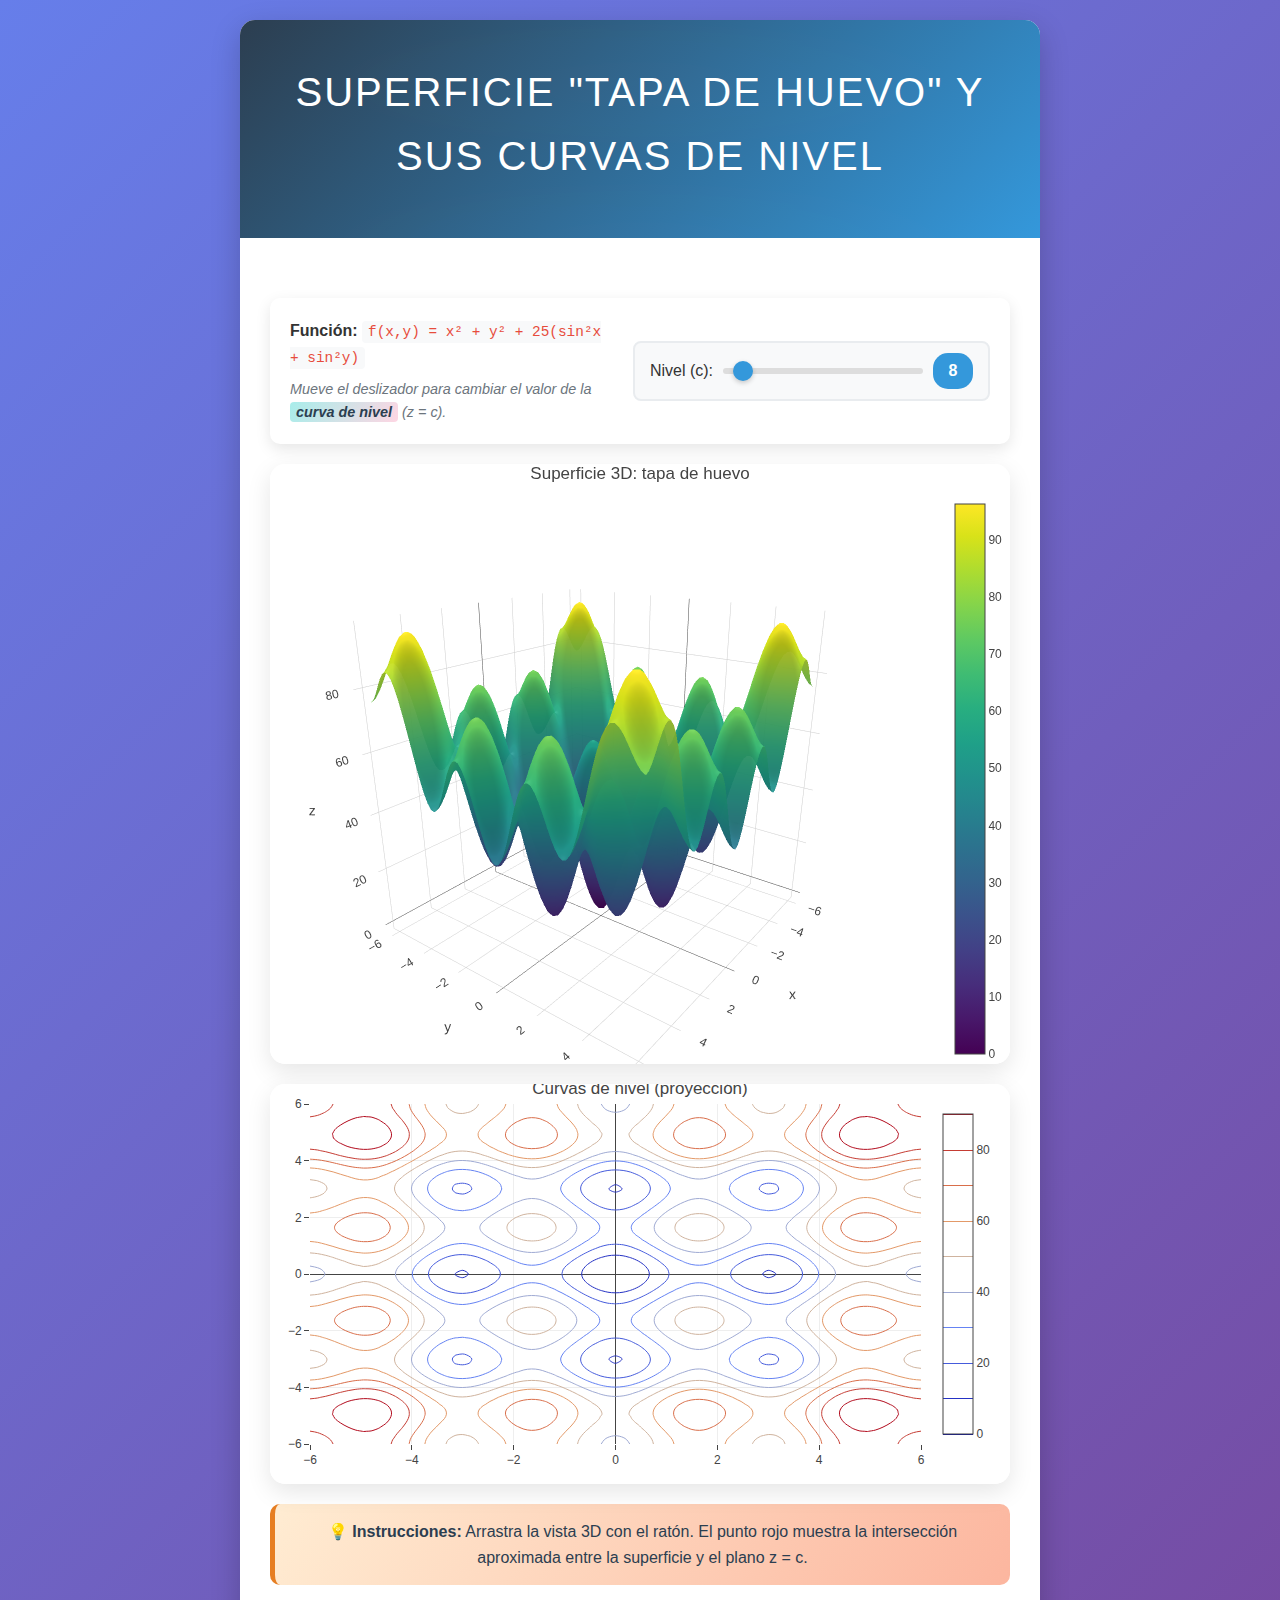
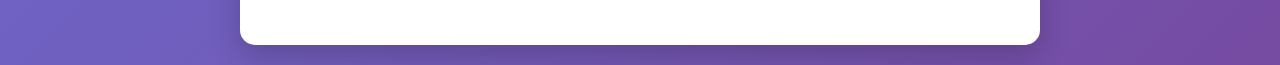
<file: curvas-y-ej.html>
<!DOCTYPE html>
<html lang="es">
<head>
  <meta charset="UTF-8">
  <meta name="viewport" content="width=device-width, initial-scale=1.0">
  <title>Tapa de huevo — superficie 3D y curvas de nivel</title>
  <link rel="stylesheet" href="styles.css">
  <link rel="icon" type="image/png" href="Line-Graph_41751.ico">
  <script src="https://cdn.plot.ly/plotly-latest.min.js"></script>
  
  <style>
    /* Estilos adicionales específicos para esta visualización */
    .controls-container {
      background: #fff;
      padding: 20px;
      margin: 20px 0;
      border-radius: 10px;
      box-shadow: 0 5px 15px rgba(0,0,0,0.1);
      display: flex;
      gap: 20px;
      align-items: center;
      flex-wrap: wrap;
    }
    
    .function-info {
      flex: 1;
      min-width: 300px;
    }
    
    .slider-control {
      display: flex;
      gap: 10px;
      align-items: center;
      background: #f8f9fa;
      padding: 10px 15px;
      border-radius: 8px;
      border: 2px solid #e9ecef;
    }
    
    .plots-container {
      display: flex;
      flex-direction: column;
      gap: 20px;
      margin: 20px 0;
    }
    
    .plot {
      width: 100%;
      background: white;
      border-radius: 15px;
      box-shadow: 0 8px 25px rgba(0,0,0,0.1);
      overflow: hidden;
      transition: transform 0.3s ease;
    }
    
    .plot:hover {
      transform: translateY(-5px);
    }
    
    #plot3d {
      height: 600px;
    }
    
    #contour2d {
      height: 400px;
    }
    
    input[type=range] {
      width: 200px;
      height: 6px;
      border-radius: 3px;
      background: #ddd;
      outline: none;
      -webkit-appearance: none;
    }
    
    input[type=range]::-webkit-slider-thumb {
      -webkit-appearance: none;
      appearance: none;
      width: 20px;
      height: 20px;
      border-radius: 50%;
      background: #3498db;
      cursor: pointer;
      box-shadow: 0 2px 5px rgba(0,0,0,0.2);
    }
    
    input[type=range]::-moz-range-thumb {
      width: 20px;
      height: 20px;
      border-radius: 50%;
      background: #3498db;
      cursor: pointer;
      border: none;
      box-shadow: 0 2px 5px rgba(0,0,0,0.2);
    }
    
    output {
      background: #3498db;
      color: white;
      padding: 5px 10px;
      border-radius: 15px;
      font-weight: bold;
      min-width: 40px;
      text-align: center;
    }
    
    code {
      background: #f8f9fa;
      color: #e74c3c;
      padding: 3px 6px;
      border-radius: 4px;
      font-family: 'Courier New', monospace;
      font-size: 0.9em;
    }
    
    .description {
      color: #6c757d;
      font-size: 0.9em;
      margin-top: 8px;
      font-style: italic;
    }
    
    .instructions {
      background: linear-gradient(120deg, #ffecd2 0%, #fcb69f 100%);
      padding: 15px;
      margin: 20px 0;
      border-radius: 10px;
      border-left: 5px solid #e67e22;
      text-align: center;
      color: #2c3e50;
    }
    
    @media (max-width: 768px) {
      .controls-container {
        flex-direction: column;
        align-items: stretch;
      }
      
      .function-info {
        min-width: auto;
      }
      
      .slider-control {
        justify-content: center;
      }
    }
  </style>
</head>
<body>
  <div class="container">
    <div class="header">
      <h1>Superficie "tapa de huevo" y sus curvas de nivel</h1>
    </div>
    <div class="content">
      <div class="controls-container">
        <div class="function-info">
          <label><strong>Función:</strong> <code>f(x,y) = x² + y² + 25(sin²x + sin²y)</code></label>
          <div class="description">
            Mueve el deslizador para cambiar el valor de la <span class="highlight">curva de nivel</span> (z = c).
          </div>
        </div>
        <div class="slider-control">
          <label for="levelRange">Nivel (c):</label>
          <input id="levelRange" type="range" min="0" max="150" step="0.5" value="8">
          <output id="levelVal">8</output>
        </div>
      </div>

      <div class="plots-container">
        <div id="plot3d" class="plot"></div>
        <div id="contour2d" class="plot"></div>
      </div>

      <div class="instructions">
        <strong>💡 Instrucciones:</strong> Arrastra la vista 3D con el ratón. El punto rojo muestra la intersección aproximada entre la superficie y el plano z = c.
      </div>
    </div>
  </div>

  <script>
    // Genera la malla y calcula f(x,y)
    function eggCrate(x,y){
      return x*x + y*y + 25*(Math.sin(x)*Math.sin(x) + Math.sin(y)*Math.sin(y));
    }

    // Crear malla
    const xmin=-6, xmax=6, ymin=-6, ymax=6, step=0.15;
    const xs = [];
    for(let x=xmin; x<=xmax+1e-9; x+=step) xs.push(x);
    const ys = [];
    for(let y=ymin; y<=ymax+1e-9; y+=step) ys.push(y);

    const Z = [];
    for(let i=0;i<ys.length;i++){
      const row=[];
      for(let j=0;j<xs.length;j++){
        row.push(eggCrate(xs[j], ys[i]));
      }
      Z.push(row);
    }

    // Datos para la superficie
    const surface = {
      x: xs,
      y: ys,
      z: Z,
      type: 'surface',
      colorscale: 'Viridis',
      contours: { z: { show: false } },
      opacity: 0.95,
      showscale: true
    };

    // Plano z = c (se actualizará)
    const plane = {
      x: [xmin, xmax, xmax, xmin],
      y: [ymin, ymin, ymax, ymax],
      z: [[0,0,0,0]], // placeholder
      type: 'surface',
      opacity: 0.25,
      colorscale: [[0,'#ff7f0e'],[1,'#ff7f0e']],
      showscale: false,
      hoverinfo:'skip'
    };

    // Puntos de intersección aproximados (scatter3d)
    const inter = {
      x: [], y: [], z: [], mode:'markers', type:'scatter3d', marker:{size:3, color:'red'}, name:'Intersección'
    };

    // Contorno 2D
    const contour2d = {
      x: xs,
      y: ys,
      z: Z,
      type: 'contour',
      contours: { coloring: 'lines' },
      line: { width: 1 }
    };

    // Layout 3D
    const layout3d = {
      margin: {l:0,r:0,b:0,t:30},
      scene: {
        xaxis: {title:'x'}, yaxis:{title:'y'}, zaxis:{title:'z'},
        camera: {eye: {x:1.6, y:1.2, z:0.8}}
      },
      title: 'Superficie 3D: tapa de huevo'
    };

    Plotly.newPlot('plot3d', [surface, plane, inter], layout3d, {responsive:true});
    Plotly.newPlot('contour2d', [contour2d], {margin:{l:40,r:20,t:20,b:40}, title:'Curvas de nivel (proyección)'} , {responsive:true});

    // Función para actualizar plano y puntos de intersección
    function updateLevel(c){
      // actualizar plano z-values (cuadrilátero)
      const planeZ = [[c,c,c,c]];
      const planeUpdate = { z: [planeZ] };

      // calcular puntos aproximados donde |z-c|<eps
      const eps = 0.06; // tolerancia para la "curva" discreta
      const px = [], py = [], pz = [];
      for(let i=0;i<ys.length;i++){
        for(let j=0;j<xs.length;j++){
          const z = Z[i][j];
          if(Math.abs(z - c) <= eps){
            px.push(xs[j]); py.push(ys[i]); pz.push(z);
          }
        }
      }

      // update traces: trace index 1 = plane, index 2 = inter
      Plotly.restyle('plot3d', {z:[planeZ]}, [1]);
      Plotly.restyle('plot3d', {x:[px], y:[py], z:[pz]}, [2]);

      // actualizar el contour 2D para marcar la línea de nivel con colores
      // Plotly cannot easily draw an exact level-line overlay; en su lugar dibujamos un scatter 2D (contorno proyectado)
      const contourXY = {
        x: px,
        y: py,
        mode: 'markers',
        type: 'scatter',
        marker:{size:3,color:'red'},
        name: 'niveles'
      };
      Plotly.react('contour2d', [contour2d, contourXY], {margin:{l:40,r:20,t:20,b:40}, title:'Curvas de nivel (proyección)'} );
    }

    // Inicial
    const slider = document.getElementById('levelRange');
    const levelVal = document.getElementById('levelVal');
    function sync(){
      const c = parseFloat(slider.value);
      levelVal.value = c;
      updateLevel(c);
    }
    slider.addEventListener('input', sync);

    // poner valor inicial cercano a la zona baja
    sync();

    // Resize friendly
    window.addEventListener('resize', ()=>{
      Plotly.Plots.resize(document.getElementById('plot3d'));
      Plotly.Plots.resize(document.getElementById('contour2d'));
    });
  </script>
</body>
</html>
</file>
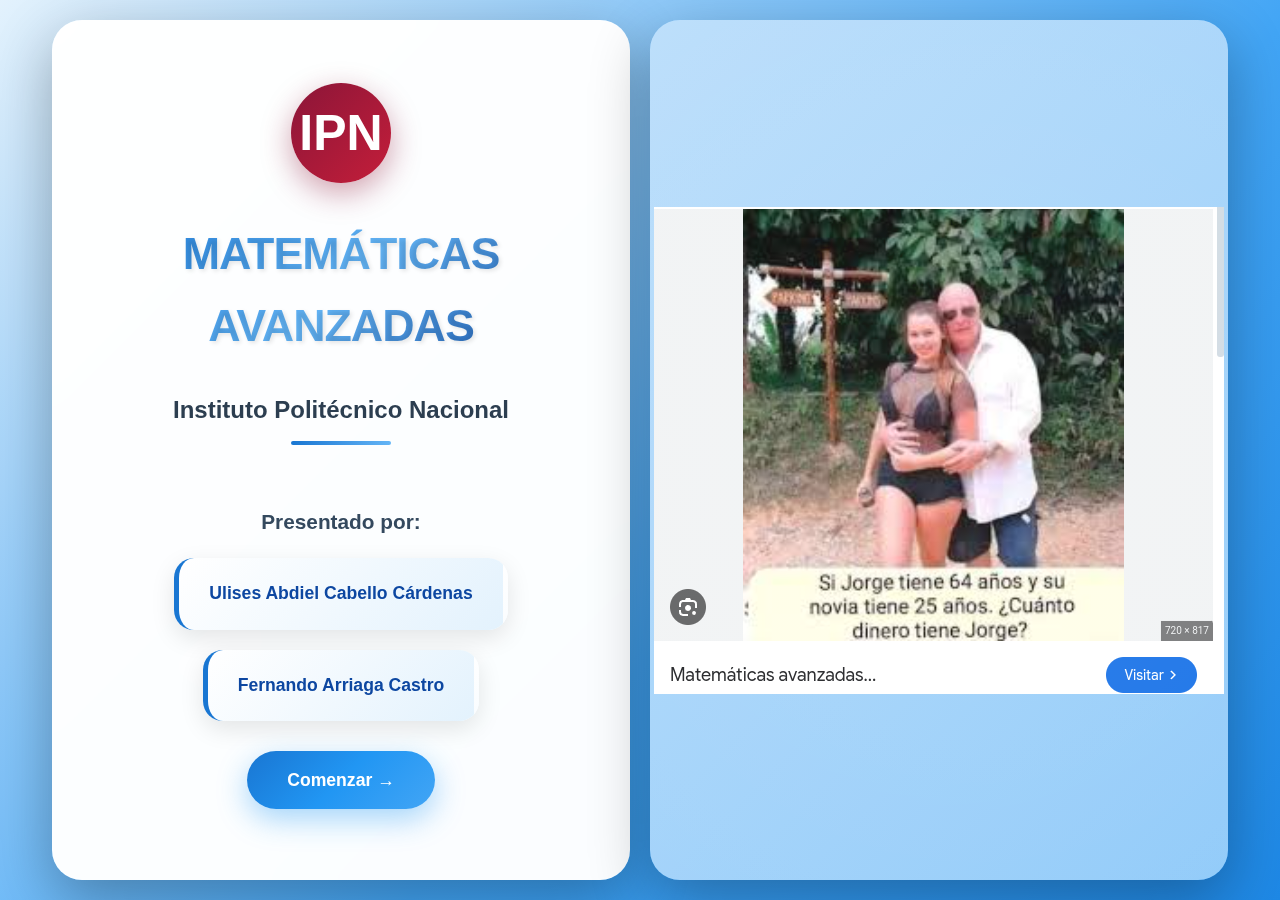
<file: portada.html>
<!DOCTYPE html>
<html lang="es">
<head>
    <meta charset="UTF-8">
    <meta name="viewport" content="width=device-width, initial-scale=1.0">
    <title>Portada - Matemáticas Avanzadas</title>
    <link rel="icon" type="image/png" href="Line-Graph_41751.ico">
    <link rel="stylesheet" href="styles.css">
    <link rel="stylesheet" href="https://cdnjs.cloudflare.com/ajax/libs/animate.css/4.1.1/animate.min.css"/>
    
    <style>
        body {
            margin: 0;
            padding: 0;
            min-height: 100vh;
            display: flex;
            justify-content: center;
            align-items: center;
            background: linear-gradient(135deg, #e3f2fd 0%, #90caf9 30%, #42a5f5 60%, #1e88e5 100%);
            position: relative;
            overflow: hidden;
        }
        
        /* Animación de fondo con formas geométricas */
        .background-shapes {
            position: absolute;
            width: 100%;
            height: 100%;
            overflow: hidden;
            z-index: 0;
        }
        
        .shape {
            position: absolute;
            opacity: 0.1;
            animation: float 20s infinite;
        }
        
        .shape:nth-child(1) {
            width: 80px;
            height: 80px;
            background: white;
            border-radius: 50%;
            top: 10%;
            left: 10%;
            animation-delay: 0s;
        }
        
        .shape:nth-child(2) {
            width: 120px;
            height: 120px;
            background: white;
            top: 70%;
            right: 10%;
            animation-delay: 2s;
            clip-path: polygon(50% 0%, 100% 100%, 0% 100%);
        }
        
        .shape:nth-child(3) {
            width: 100px;
            height: 100px;
            background: white;
            bottom: 20%;
            left: 15%;
            animation-delay: 4s;
            transform: rotate(45deg);
        }
        
        .shape:nth-child(4) {
            width: 60px;
            height: 60px;
            background: white;
            border-radius: 50%;
            top: 30%;
            right: 20%;
            animation-delay: 1s;
        }
        
        .shape:nth-child(5) {
            width: 90px;
            height: 90px;
            background: white;
            top: 50%;
            left: 5%;
            animation-delay: 3s;
            clip-path: polygon(50% 0%, 100% 50%, 50% 100%, 0% 50%);
        }
        
        @keyframes float {
            0%, 100% {
                transform: translateY(0) rotate(0deg);
            }
            50% {
                transform: translateY(-30px) rotate(180deg);
            }
        }
        
        /* Contenedor principal con grid */
        .portada-container {
            position: relative;
            z-index: 1;
            background: transparent;
            max-width: 100%;
            width: 95%;
            height: 100vh;
            animation: slideIn 1s ease-out;
            display: grid;
            grid-template-columns: 1fr 1fr;
            gap: 20px;
            padding: 20px;
            box-sizing: border-box;
        }
        
        /* Columna izquierda - Información */
        .info-section {
            background: rgba(255, 255, 255, 0.98);
            border-radius: 30px;
            box-shadow: 0 20px 60px rgba(0, 0, 0, 0.3);
            backdrop-filter: blur(10px);
            padding: 40px;
            display: flex;
            flex-direction: column;
            justify-content: center;
            align-items: center;
            text-align: center;
            overflow-y: auto;
        }
        
        /* Columna derecha - Imagen */
        .image-section {
            background: linear-gradient(135deg, #bbdefb 0%, #90caf9 100%);
            border-radius: 30px;
            box-shadow: 0 20px 60px rgba(0, 0, 0, 0.3);
            backdrop-filter: blur(10px);
            display: flex;
            flex-direction: column;
            align-items: center;
            justify-content: center;
            padding: 40px;
            position: relative;
            overflow: hidden;
        }
        
        .image-section::before {
            content: '';
            position: absolute;
            top: -50%;
            right: -50%;
            width: 200%;
            height: 200%;
            background: radial-gradient(circle, rgba(255,255,255,0.1) 0%, transparent 70%);
            animation: rotate 30s linear infinite;
        }
        
        @keyframes rotate {
            from {
                transform: rotate(0deg);
            }
            to {
                transform: rotate(360deg);
            }
        }
        
        .meme-image {
            max-width: 90%;
            max-height: 90%;
            width: auto;
            height: auto;
            object-fit: contain;
            border-radius: 20px;
            box-shadow: 0 15px 50px rgba(0, 0, 0, 0.3);
            transition: transform 0.5s ease;
            position: relative;
            z-index: 1;
            animation: float-image 4s ease-in-out infinite;
        }
        
        .image-section p {
            color: #0d47a1;
            font-size: 1.5em;
            font-weight: 700;
            margin-top: 20px;
            text-shadow: 2px 2px 4px rgba(255, 255, 255, 0.5);
            position: relative;
            z-index: 1;
        }
        
        @keyframes float-image {
            0%, 100% {
                transform: translateY(0) scale(1);
            }
            50% {
                transform: translateY(-20px) scale(1.02);
            }
        }
        
        .meme-image:hover {
            transform: scale(1.05) rotate(2deg);
        }
        
        @keyframes slideIn {
            from {
                opacity: 0;
                transform: translateY(50px) scale(0.9);
            }
            to {
                opacity: 1;
                transform: translateY(0) scale(1);
            }
        }
        
        /* Logo del IPN */
        .logo-container {
            margin-bottom: 20px;
            animation: pulse 2s infinite;
        }
        
        @keyframes pulse {
            0%, 100% {
                transform: scale(1);
            }
            50% {
                transform: scale(1.05);
            }
        }
        
        .logo {
            width: 100px;
            height: 100px;
            margin: 0 auto;
            background: linear-gradient(135deg, #8B1538, #C41E3A);
            border-radius: 50%;
            display: flex;
            align-items: center;
            justify-content: center;
            font-size: 50px;
            color: white;
            font-weight: bold;
            box-shadow: 0 10px 30px rgba(139, 21, 56, 0.4);
        }
        
        /* Título principal */
        h1 {
            font-size: 2.8em;
            background: linear-gradient(135deg, #1976d2, #64b5f6, #0d47a1);
            -webkit-background-clip: text;
            -webkit-text-fill-color: transparent;
            background-clip: text;
            margin: 15px 0;
            font-weight: 800;
            letter-spacing: -1px;
            text-shadow: 2px 2px 4px rgba(0,0,0,0.1);
        }
        
        /* Subtítulo */
        h2 {
            font-size: 1.5em;
            color: #2c3e50;
            margin: 15px 0 30px 0;
            font-weight: 600;
            position: relative;
            padding-bottom: 15px;
        }
        
        h2::after {
            content: '';
            position: absolute;
            bottom: 0;
            left: 50%;
            transform: translateX(-50%);
            width: 100px;
            height: 4px;
            background: linear-gradient(90deg, #1976d2, #64b5f6);
            border-radius: 2px;
        }
        
        /* Sección de equipo */
        .team-section {
            margin-top: 30px;
        }
        
        .team-title {
            font-size: 1.3em;
            color: #34495e;
            margin-bottom: 20px;
            font-weight: 700;
        }
        
        .team-members {
            display: flex;
            justify-content: center;
            gap: 20px;
            flex-wrap: wrap;
            list-style: none;
            padding: 0;
            margin: 0;
        }
        
        .member {
            background: linear-gradient(135deg, #ffffff 0%, #e3f2fd 100%);
            padding: 20px 30px;
            border-radius: 20px;
            box-shadow: 0 8px 25px rgba(0, 0, 0, 0.1);
            transition: all 0.4s cubic-bezier(0.175, 0.885, 0.32, 1.275);
            border-left: 5px solid #1976d2;
            border-right: 5px solid transparent;
            position: relative;
            overflow: hidden;
            cursor: pointer;
            transform-style: preserve-3d;
            perspective: 1000px;
        }
        
        .member::before {
            content: '';
            position: absolute;
            top: 0;
            left: 0;
            width: 100%;
            height: 100%;
            background: linear-gradient(135deg, #2196f3, #64b5f6);
            opacity: 0;
            transition: opacity 0.4s ease;
            z-index: -1;
        }
        
        .member::after {
            content: '';
            position: absolute;
            top: 50%;
            left: 50%;
            width: 0;
            height: 0;
            background: radial-gradient(circle, rgba(255,255,255,0.8) 0%, transparent 70%);
            transform: translate(-50%, -50%);
            transition: width 0.6s ease, height 0.6s ease;
            border-radius: 50%;
        }
        
        .member:hover {
            transform: translateY(-15px) rotateY(5deg) scale(1.08);
            box-shadow: 0 20px 50px rgba(33, 150, 243, 0.4);
            border-right: 5px solid #64b5f6;
        }
        
        .member:hover::before {
            opacity: 0.15;
        }
        
        .member:hover::after {
            width: 300px;
            height: 300px;
        }
        
        .member-name {
            font-size: 1.1em;
            color: #0d47a1;
            font-weight: 600;
            margin: 0;
            position: relative;
            z-index: 1;
            transition: all 0.3s ease;
        }
        
        .member:hover .member-name {
            color: #1976d2;
            transform: scale(1.05);
        }
        
        /* Botón de navegación */
        .nav-button {
            margin-top: 30px;
        }
        
        .btn-inicio {
            display: inline-block;
            padding: 15px 40px;
            background: linear-gradient(135deg, #1976d2, #2196f3, #42a5f5);
            color: white;
            text-decoration: none;
            border-radius: 50px;
            font-size: 1.1em;
            font-weight: 600;
            box-shadow: 0 10px 30px rgba(33, 150, 243, 0.4);
            transition: all 0.3s ease;
            position: relative;
            overflow: hidden;
        }
        
        .btn-inicio::before {
            content: '';
            position: absolute;
            top: 50%;
            left: 50%;
            width: 0;
            height: 0;
            border-radius: 50%;
            background: rgba(255, 255, 255, 0.3);
            transform: translate(-50%, -50%);
            transition: width 0.6s, height 0.6s;
        }
        
        .btn-inicio:hover::before {
            width: 300px;
            height: 300px;
        }
        
        .btn-inicio:hover {
            transform: translateY(-3px);
            box-shadow: 0 15px 40px rgba(33, 150, 243, 0.6);
            color: white;
            text-decoration: none;
        }
        
        .btn-inicio span {
            position: relative;
            z-index: 1;
        }
        
        /* Footer decorativo */
        .footer-wave {
            position: absolute;
            bottom: 0;
            left: 0;
            width: 100%;
            opacity: 0.3;
        }
        
        /* Responsive */
        @media (max-width: 968px) {
            .portada-container {
                grid-template-columns: 1fr;
                gap: 20px;
                min-height: auto;
            }
            
            .info-section {
                padding: 40px 30px;
            }
            
            .image-section {
                min-height: 400px;
            }
            
            h1 {
                font-size: 2.5em;
            }
            
            h2 {
                font-size: 1.4em;
            }
            
            .team-members {
                flex-direction: column;
                gap: 20px;
            }
            
            .logo {
                width: 100px;
                height: 100px;
                font-size: 50px;
            }
            
            .meme-image {
                object-fit: contain;
            }
        }
    </style>
</head>
<body>
    <!-- Formas geométricas animadas de fondo -->
    <div class="background-shapes">
        <div class="shape"></div>
        <div class="shape"></div>
        <div class="shape"></div>
        <div class="shape"></div>
        <div class="shape"></div>
    </div>
    
    <!-- Contenedor principal de la portada -->
    <div class="portada-container">
        <!-- Sección izquierda - Información -->
        <div class="info-section">
            <!-- Logo IPN -->
            <div class="logo-container">
                <div class="logo">IPN</div>
            </div>
            
            <!-- Título principal -->
            <h1>Matemáticas Avanzadas</h1>
            
            <!-- Subtítulo con institución -->
            <h2>Instituto Politécnico Nacional</h2>
            
            <!-- Sección del equipo -->
            <div class="team-section">
                <div class="team-title">Presentado por:</div>
                <ul class="team-members">
                    <li class="member animate__animated animate__fadeInUp" style="animation-delay: 0.2s;">
                        <p class="member-name">Ulises Abdiel Cabello Cárdenas</p>
                    </li>
                    <li class="member animate__animated animate__fadeInUp" style="animation-delay: 0.4s;">
                        <p class="member-name">Fernando Arriaga Castro</p>
                    </li>
                </ul>
            </div>
            
            <!-- Botón de navegación -->
            <div class="nav-button">
                <a href="index.html" class="btn-inicio animate__animated animate__fadeInUp" style="animation-delay: 0.6s;">
                    <span>Comenzar →</span>
                </a>
            </div>
        </div>
        
        <!-- Sección derecha - Imagen del meme -->
        <div class="image-section animate__animated animate__fadeInRight" style="animation-delay: 0.3s;">
            <img src="memin.png" alt="Matemáticas Avanzadas" clacless="meme-image">
        </div>
    </div>

    <script>
        // Agregar efectos de anime.css adicionales al hacer hover
        document.querySelectorAll('.member').forEach((card, index) => {
            card.addEventListener('mouseenter', function() {
                this.classList.add('animate__animated', 'animate__pulse');
            });
            
            card.addEventListener('mouseleave', function() {
                this.classList.remove('animate__pulse');
            });
            
            // Efecto de flip al hacer click
            card.addEventListener('click', function() {
                this.classList.add('animate__animated', 'animate__flipInY');
                setTimeout(() => {
                    this.classList.remove('animate__flipInY');
                }, 1000);
            });
        });
        
        // Efecto en el botón de inicio
        const btnInicio = document.querySelector('.btn-inicio');
        btnInicio.addEventListener('mouseenter', function() {
            this.classList.add('animate__animated', 'animate__heartBeat');
        });
        
        btnInicio.addEventListener('mouseleave', function() {
            this.classList.remove('animate__heartBeat');
        });
    </script>
</body>
</html>
</file>
<file: styles.css>
/* Reset básico */
* {
    margin: 0;
    padding: 0;
    box-sizing: border-box;
}

body {
    font-family: 'Arial', sans-serif;
    line-height: 1.6;
    color: #333;
    background: linear-gradient(135deg, #667eea 0%, #764ba2 100%);
    min-height: 100vh;
    padding: 20px;
}

/* Contenedor principal */
.container {
    max-width: 800px;
    margin: 0 auto;
    background: white;
    border-radius: 15px;
    box-shadow: 0 10px 30px rgba(0, 0, 0, 0.2);
    overflow: hidden;
    animation: slideUp 0.8s ease-out;
}

@keyframes slideUp {
    from {
        opacity: 0;
        transform: translateY(50px);
    }
    to {
        opacity: 1;
        transform: translateY(0);
    }
}

/* Header */
.header {
    background: linear-gradient(135deg, #2c3e50 0%, #3498db 100%);
    color: white;
    padding: 40px 30px;
    text-align: center;
    position: relative;
}

.header::before {
    content: '';
    position: absolute;
    top: 0;
    left: 0;
    right: 0;
    bottom: 0;
    background: url('data:image/svg+xml,<svg xmlns="http://www.w3.org/2000/svg" viewBox="0 0 100 20"><defs><radialGradient id="a" cx="50%" cy="40%" r="50%"><stop offset="0%" stop-color="white" stop-opacity=".1"/><stop offset="100%" stop-color="white" stop-opacity="0"/></radialGradient></defs><rect width="100%" height="100%" fill="url(%23a)"/></svg>');
    opacity: 0.1;
}

h1 {
    font-size: 2.5em;
    margin-bottom: 10px;
    font-weight: 300;
    text-transform: uppercase;
    letter-spacing: 2px;
    position: relative;
    z-index: 1;
}

/* Contenido principal */
.content {
    padding: 40px 30px;
}

p {
    font-size: 1.1em;
    line-height: 1.8;
    margin-bottom: 20px;
    text-align: justify;
    color: #555;
}

/* Destacado para términos importantes */
.highlight {
    background: linear-gradient(120deg, #a8edea 0%, #fed6e3 100%);
    padding: 2px 6px;
    border-radius: 4px;
    font-weight: 600;
    color: #2c3e50;
}

/* Efectos hover */
.container:hover {
    transform: translateY(-5px);
    transition: transform 0.3s ease;
}

/* Responsivo */
@media (max-width: 768px) {
    body {
        padding: 10px;
    }
    
    .container {
        margin: 0;
        border-radius: 0;
    }
    
    h1 {
        font-size: 2em;
    }
    
    .header {
        padding: 30px 20px;
    }
    
    .content {
        padding: 30px 20px;
    }
    
    p {
        font-size: 1em;
    }
}

/* Animación de entrada para el texto */
.content p {
    animation: fadeIn 1s ease-in 0.5s both;
}

@keyframes fadeIn {
    from {
        opacity: 0;
        transform: translateY(20px);
    }
    to {
        opacity: 1;
        transform: translateY(0);
    }
}

/* Estilo adicional para fórmulas matemáticas */
.formula {
    background-color: #f8f9fa;
    border: 1px solid #e9ecef;
    border-radius: 8px;
    padding: 15px;
    margin: 20px 0;
    font-family: 'Courier New', monospace;
    text-align: center;
    box-shadow: inset 0 2px 4px rgba(0,0,0,0.1);
}
</file>
